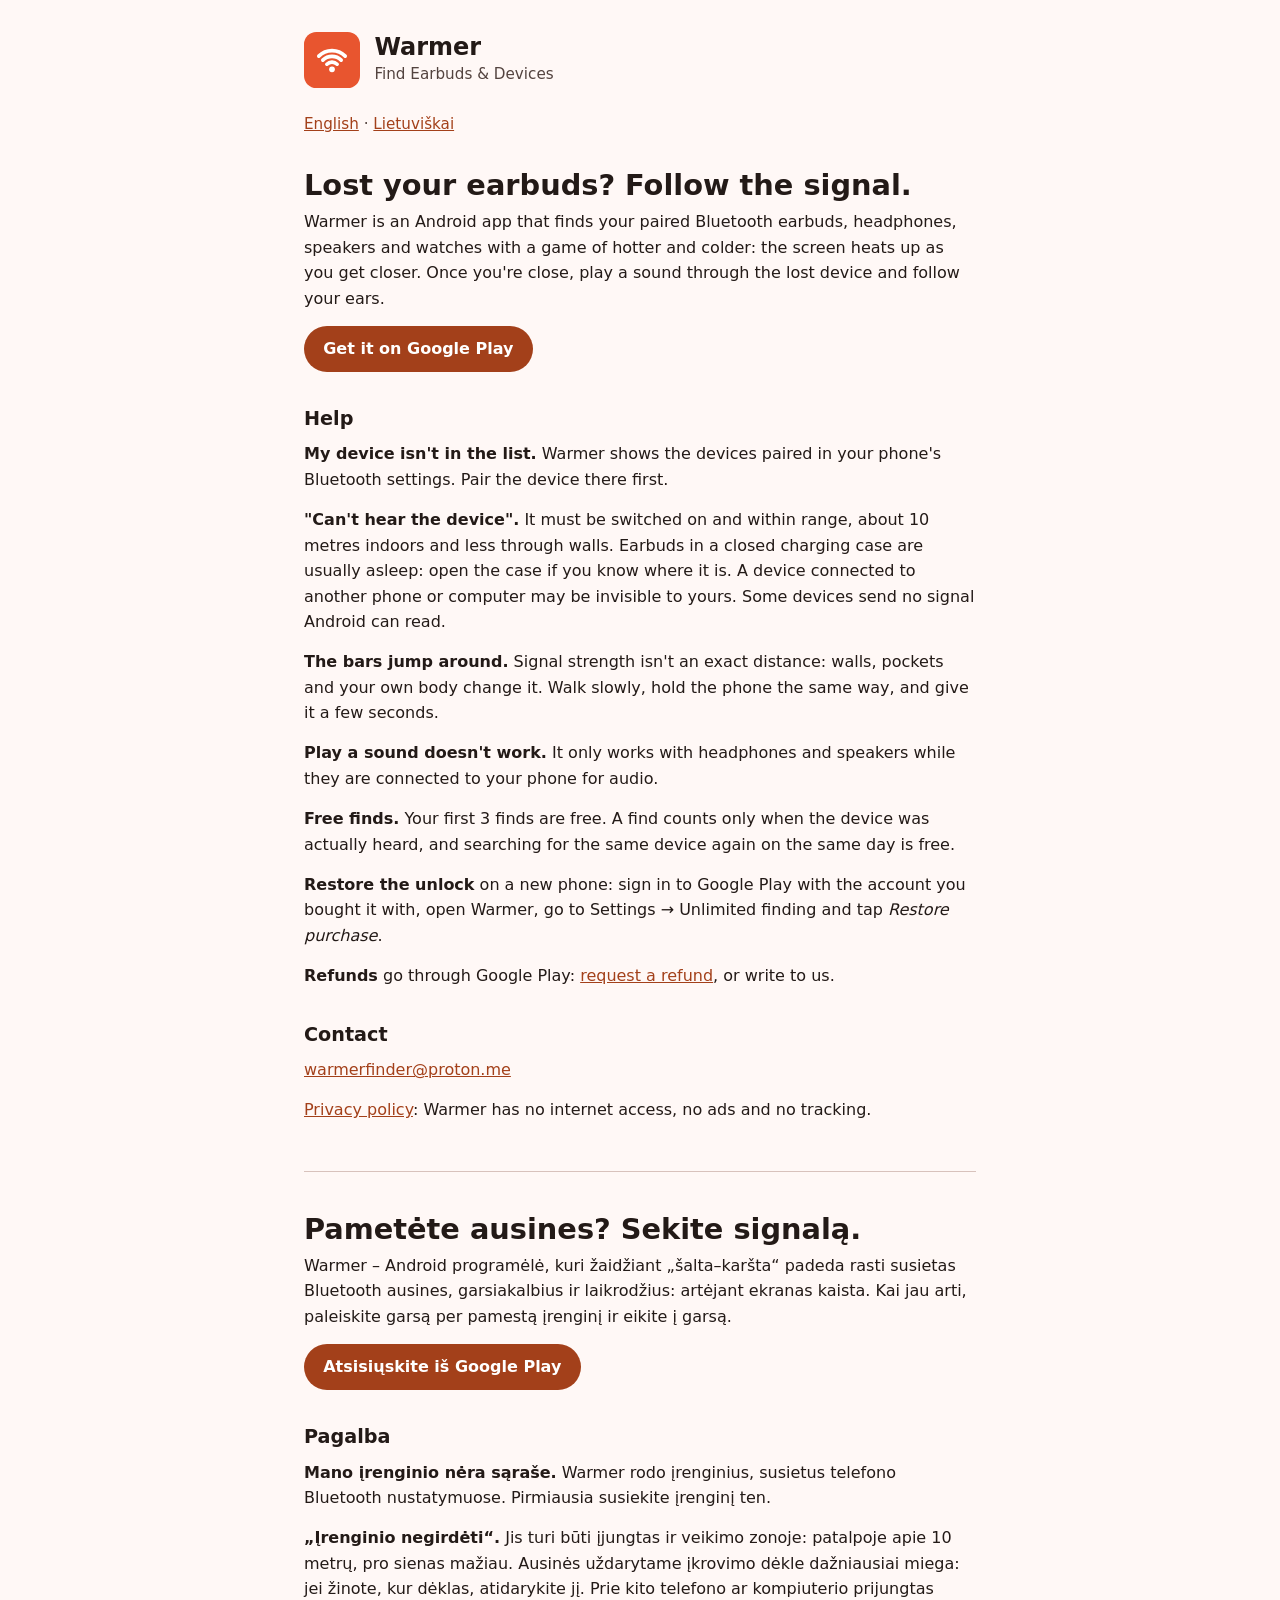
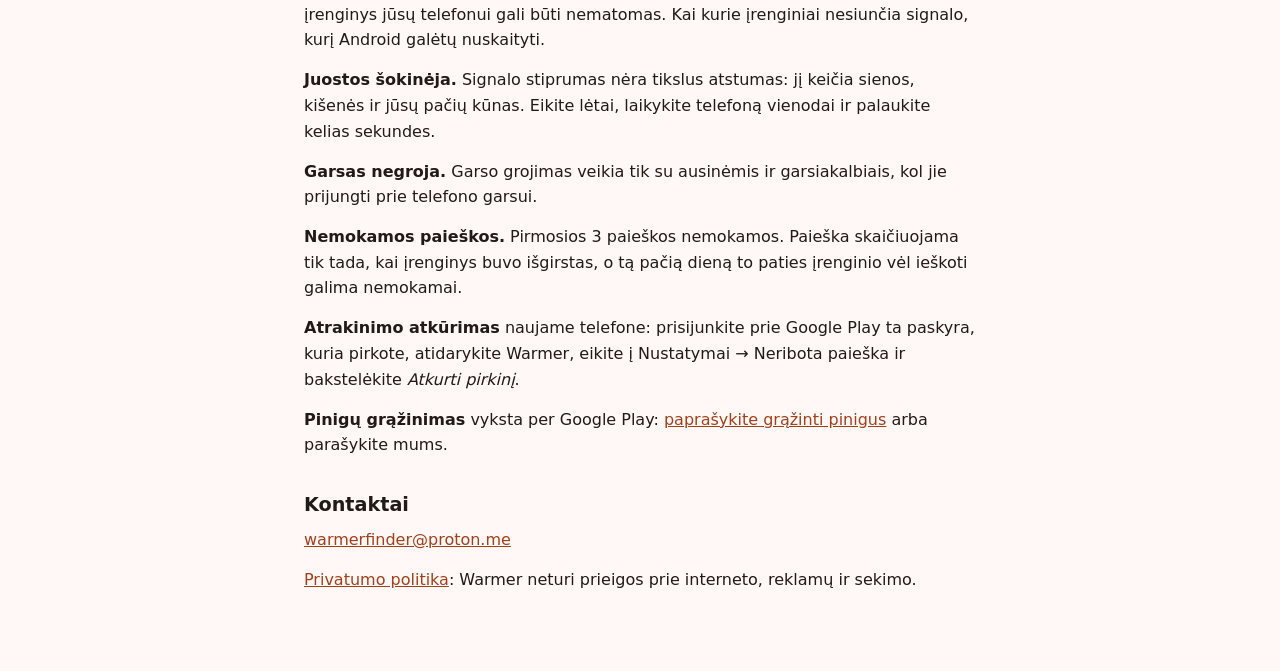
<file: index.html>
<!doctype html>
<html lang="en">
<head>
<meta charset="utf-8">
<meta name="viewport" content="width=device-width, initial-scale=1">
<title>Warmer: Find Earbuds &amp; Devices</title>
<meta name="description" content="Warmer finds your lost Bluetooth earbuds, headphones and other paired devices with a game of hotter and colder. Help and contact.">
<link rel="stylesheet" href="style.css">
</head>
<body>
<main>

<div class="brand">
  <svg viewBox="0 0 108 108" aria-hidden="true"><rect width="108" height="108" fill="#E8552F"/><circle cx="54" cy="72" r="5.5" fill="#fff"/><g fill="none" stroke="#fff" stroke-width="7" stroke-linecap="round"><path d="M44.1,62.1A14,14 0,0 1,63.9 62.1"/><path d="M36.3,54.3A25,25 0,0 1,71.7 54.3"/><path d="M28.5,46.5A36,36 0,0 1,79.5 46.5"/></g></svg>
  <div><div class="name">Warmer</div><div class="tag">Find Earbuds &amp; Devices</div></div>
</div>

<p class="langs"><a href="#en" hreflang="en">English</a> · <a href="#lt" hreflang="lt">Lietuviškai</a></p>

<section id="en" lang="en">
<h1>Lost your earbuds? Follow the signal.</h1>
<p>Warmer is an Android app that finds your paired Bluetooth earbuds, headphones, speakers and watches with a game of hotter and colder: the screen heats up as you get closer. Once you're close, play a sound through the lost device and follow your ears.</p>
<p><a class="button" href="https://play.google.com/store/apps/details?id=com.warmerapp.finder">Get it on Google Play</a></p>

<h2>Help</h2>
<p><strong>My device isn't in the list.</strong> Warmer shows the devices paired in your phone's Bluetooth settings. Pair the device there first.</p>
<p><strong>"Can't hear the device".</strong> It must be switched on and within range, about 10 metres indoors and less through walls. Earbuds in a closed charging case are usually asleep: open the case if you know where it is. A device connected to another phone or computer may be invisible to yours. Some devices send no signal Android can read.</p>
<p><strong>The bars jump around.</strong> Signal strength isn't an exact distance: walls, pockets and your own body change it. Walk slowly, hold the phone the same way, and give it a few seconds.</p>
<p><strong>Play a sound doesn't work.</strong> It only works with headphones and speakers while they are connected to your phone for audio.</p>
<p><strong>Free finds.</strong> Your first 3 finds are free. A find counts only when the device was actually heard, and searching for the same device again on the same day is free.</p>
<p><strong>Restore the unlock</strong> on a new phone: sign in to Google Play with the account you bought it with, open Warmer, go to Settings → Unlimited finding and tap <em>Restore purchase</em>.</p>
<p><strong>Refunds</strong> go through Google Play: <a href="https://support.google.com/googleplay/answer/2479637">request a refund</a>, or write to us.</p>

<h2>Contact</h2>
<p><a href="mailto:warmerfinder@proton.me">warmerfinder@proton.me</a></p>
<p><a href="privacy.html">Privacy policy</a>: Warmer has no internet access, no ads and no tracking.</p>
</section>

<section id="lt" lang="lt">
<h1>Pametėte ausines? Sekite signalą.</h1>
<p>Warmer – Android programėlė, kuri žaidžiant „šalta–karšta“ padeda rasti susietas Bluetooth ausines, garsiakalbius ir laikrodžius: artėjant ekranas kaista. Kai jau arti, paleiskite garsą per pamestą įrenginį ir eikite į garsą.</p>
<p><a class="button" href="https://play.google.com/store/apps/details?id=com.warmerapp.finder&amp;hl=lt">Atsisiųskite iš Google Play</a></p>

<h2>Pagalba</h2>
<p><strong>Mano įrenginio nėra sąraše.</strong> Warmer rodo įrenginius, susietus telefono Bluetooth nustatymuose. Pirmiausia susiekite įrenginį ten.</p>
<p><strong>„Įrenginio negirdėti“.</strong> Jis turi būti įjungtas ir veikimo zonoje: patalpoje apie 10 metrų, pro sienas mažiau. Ausinės uždarytame įkrovimo dėkle dažniausiai miega: jei žinote, kur dėklas, atidarykite jį. Prie kito telefono ar kompiuterio prijungtas įrenginys jūsų telefonui gali būti nematomas. Kai kurie įrenginiai nesiunčia signalo, kurį Android galėtų nuskaityti.</p>
<p><strong>Juostos šokinėja.</strong> Signalo stiprumas nėra tikslus atstumas: jį keičia sienos, kišenės ir jūsų pačių kūnas. Eikite lėtai, laikykite telefoną vienodai ir palaukite kelias sekundes.</p>
<p><strong>Garsas negroja.</strong> Garso grojimas veikia tik su ausinėmis ir garsiakalbiais, kol jie prijungti prie telefono garsui.</p>
<p><strong>Nemokamos paieškos.</strong> Pirmosios 3 paieškos nemokamos. Paieška skaičiuojama tik tada, kai įrenginys buvo išgirstas, o tą pačią dieną to paties įrenginio vėl ieškoti galima nemokamai.</p>
<p><strong>Atrakinimo atkūrimas</strong> naujame telefone: prisijunkite prie Google Play ta paskyra, kuria pirkote, atidarykite Warmer, eikite į Nustatymai → Neribota paieška ir bakstelėkite <em>Atkurti pirkinį</em>.</p>
<p><strong>Pinigų grąžinimas</strong> vyksta per Google Play: <a href="https://support.google.com/googleplay/answer/2479637?hl=lt">paprašykite grąžinti pinigus</a> arba parašykite mums.</p>

<h2>Kontaktai</h2>
<p><a href="mailto:warmerfinder@proton.me">warmerfinder@proton.me</a></p>
<p><a href="privacy.html#lt">Privatumo politika</a>: Warmer neturi prieigos prie interneto, reklamų ir sekimo.</p>
</section>

</main>
</body>
</html>
</file>
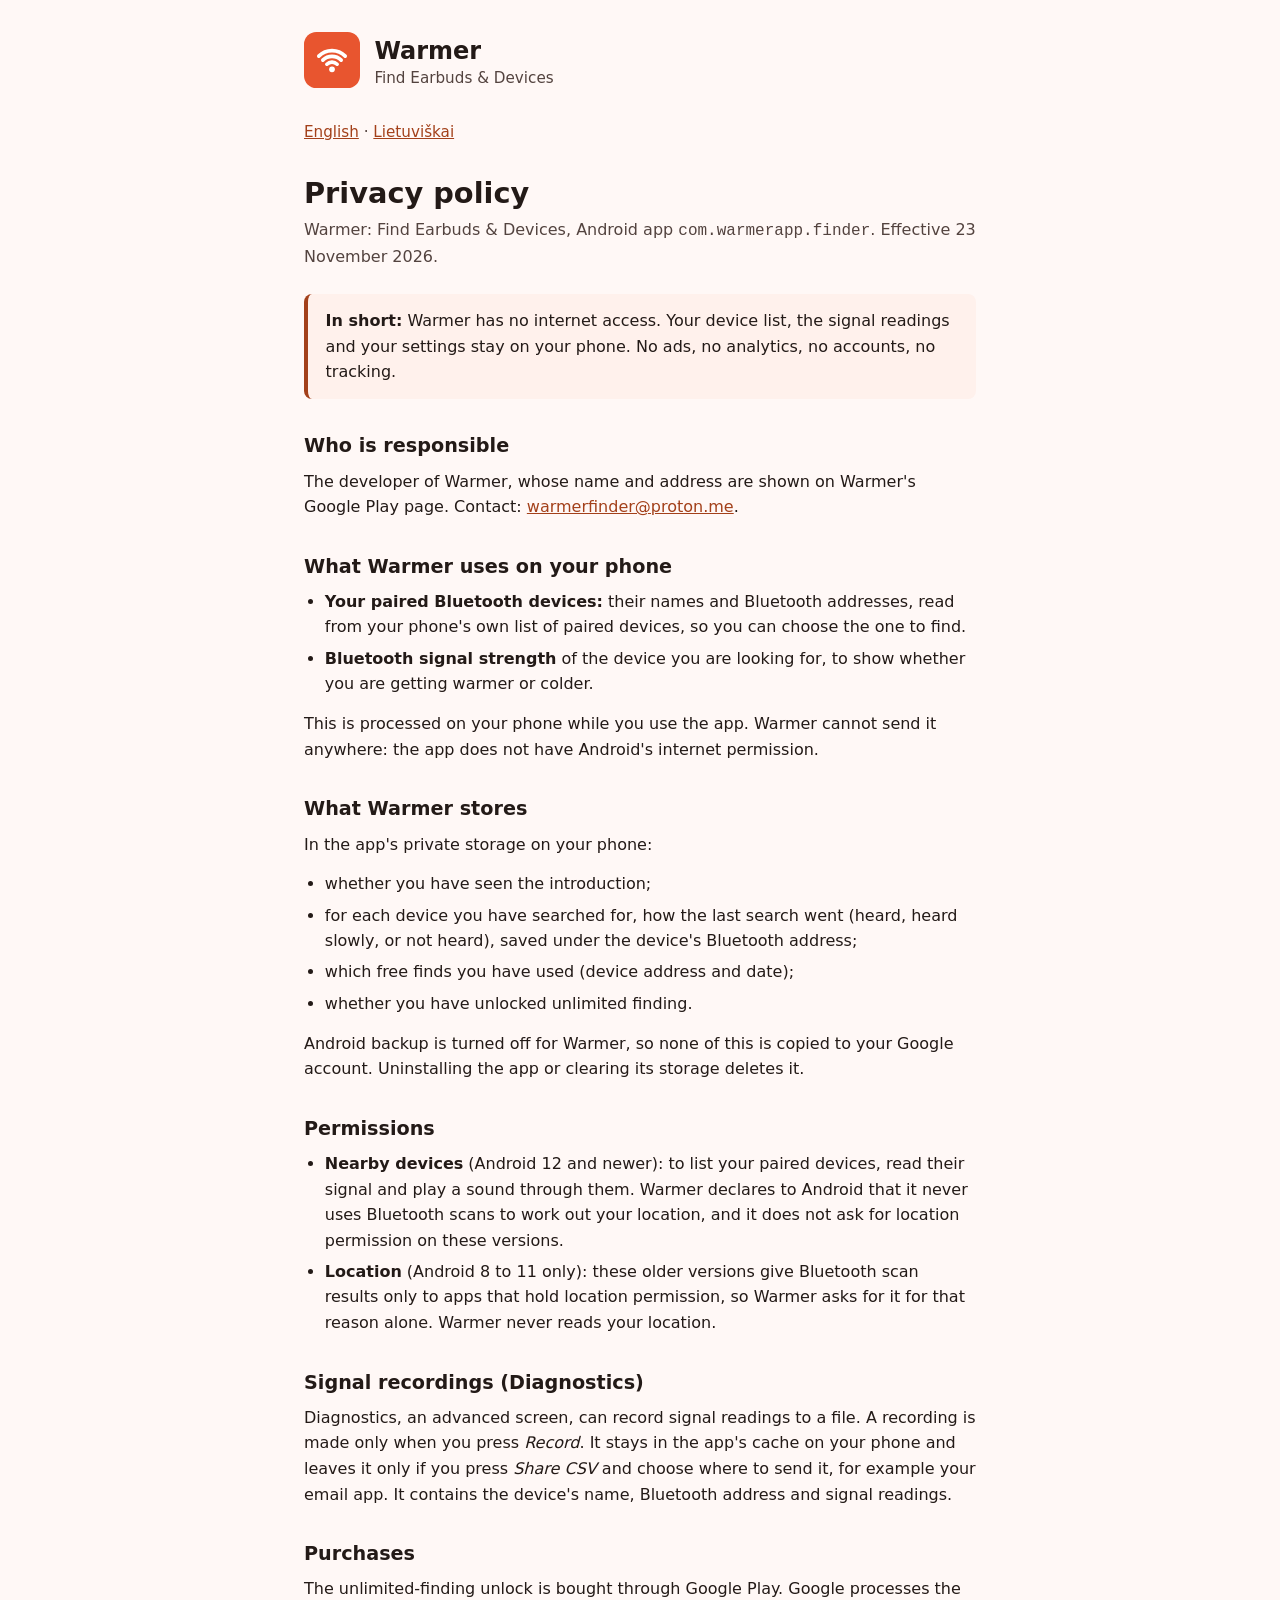
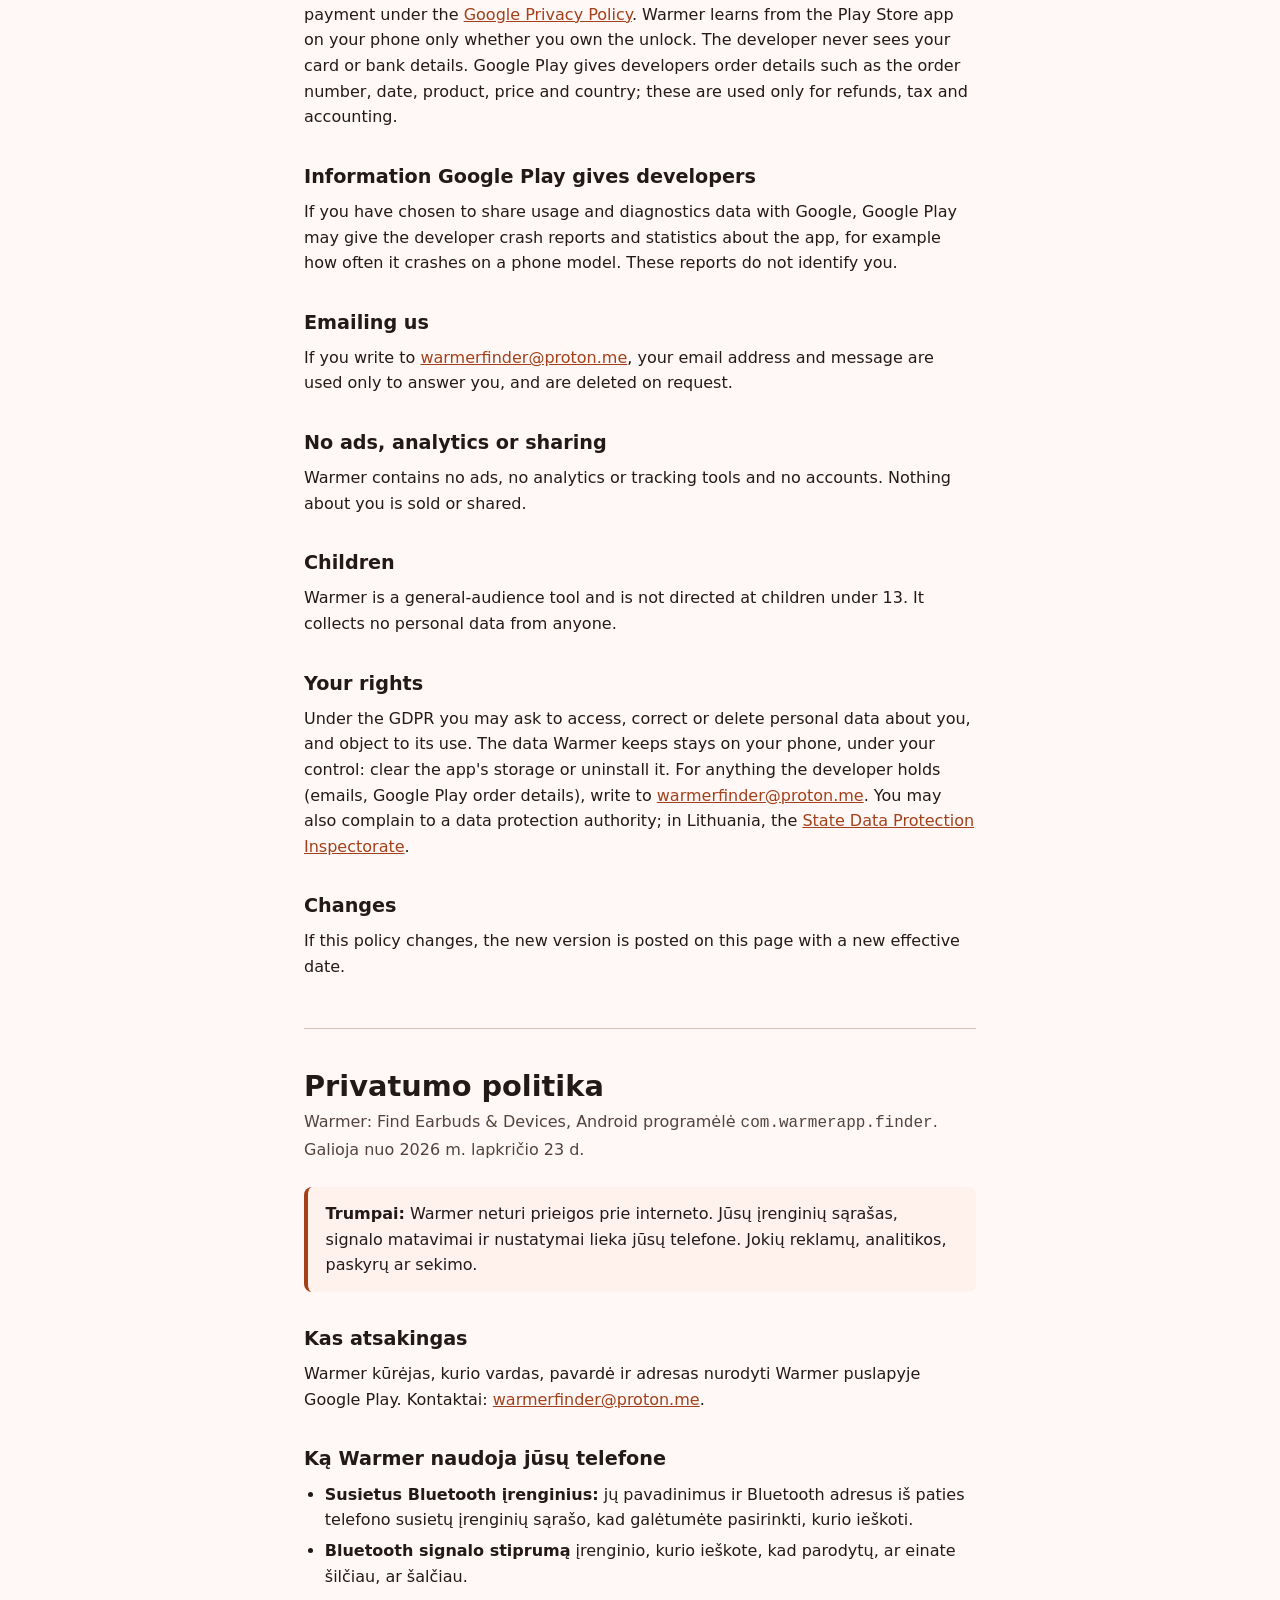
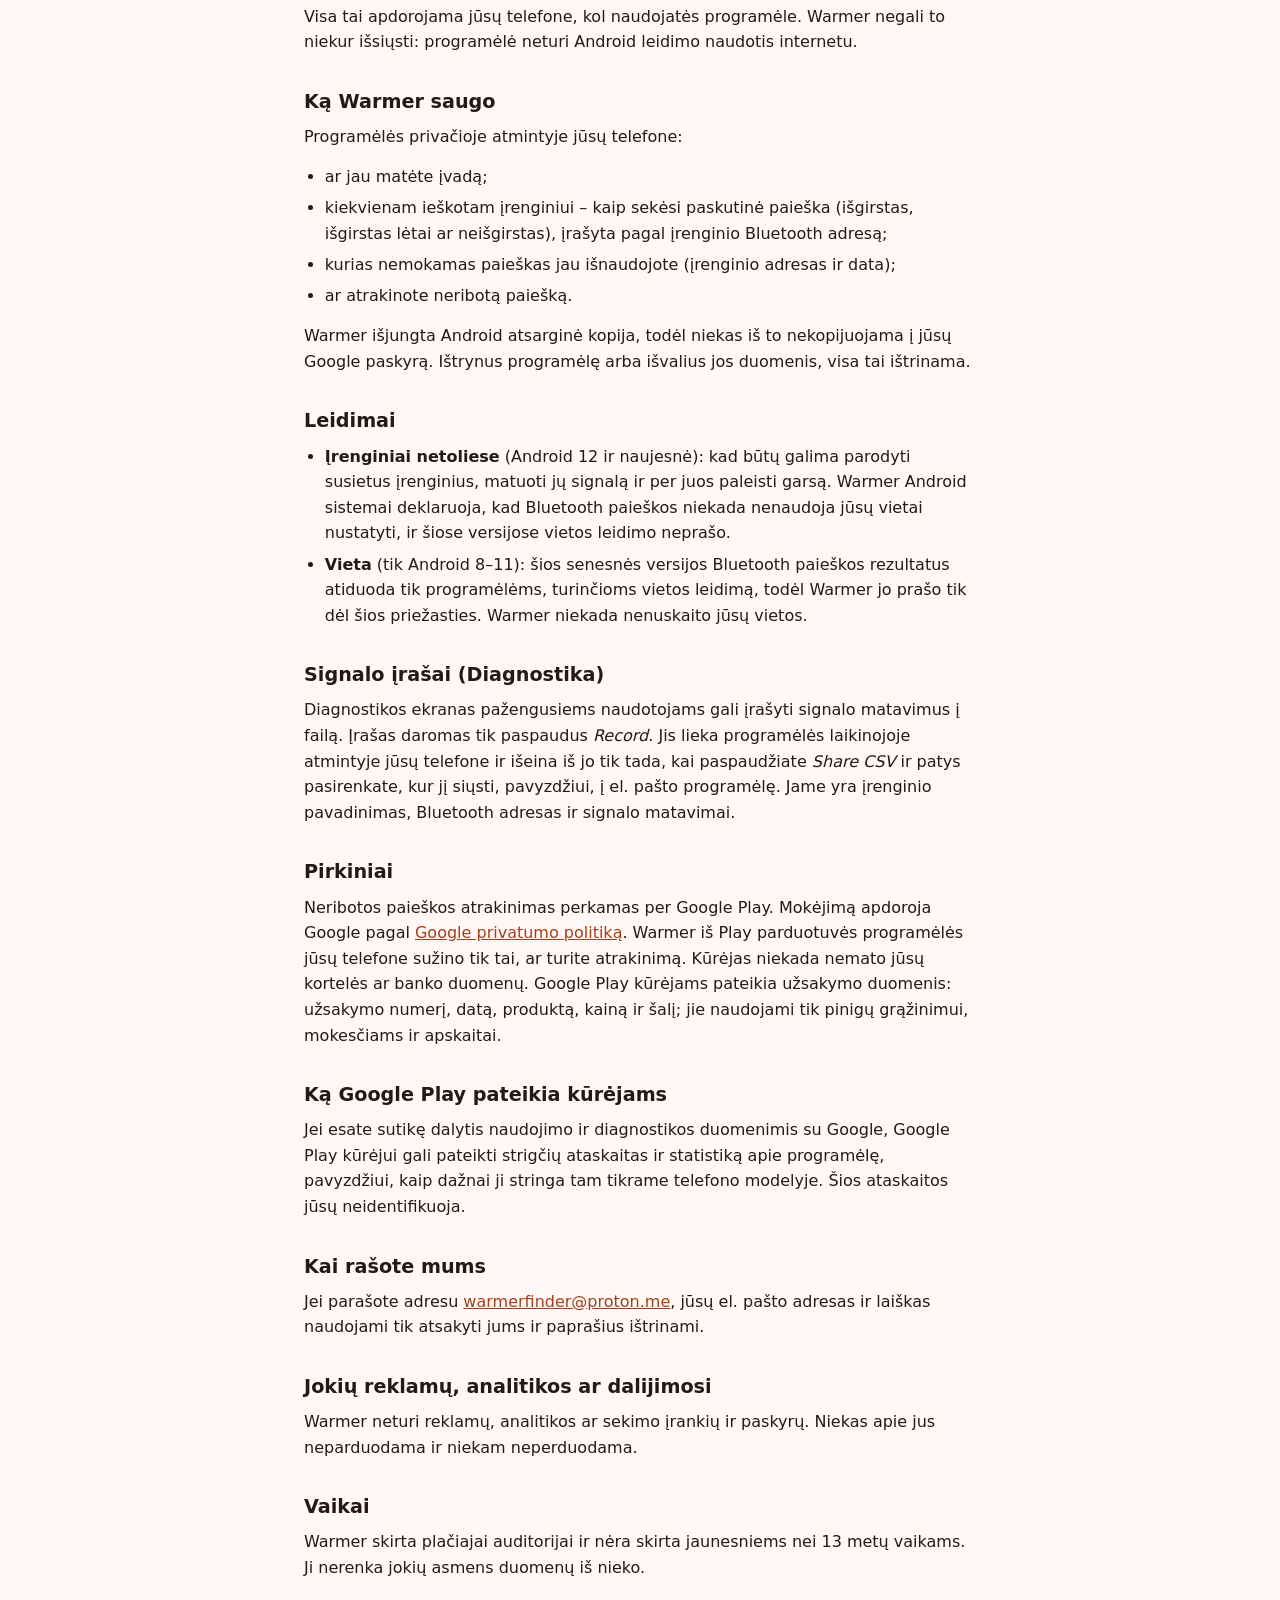
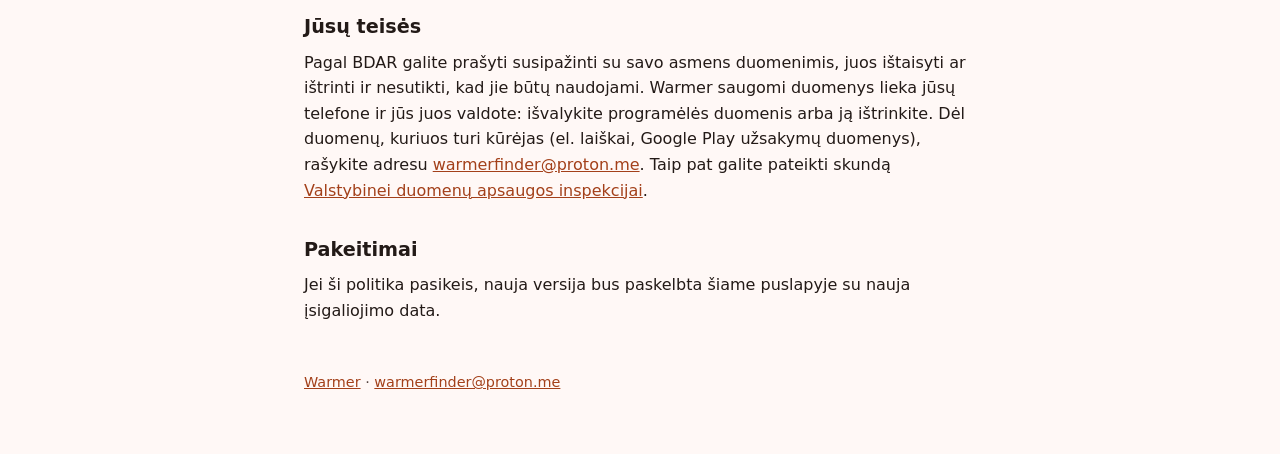
<file: privacy.html>
<!doctype html>
<html lang="en">
<head>
<meta charset="utf-8">
<meta name="viewport" content="width=device-width, initial-scale=1">
<title>Warmer: Privacy policy</title>
<meta name="description" content="Privacy policy of Warmer, the Android app that finds your lost Bluetooth earbuds and devices. No internet access, no ads, no tracking.">
<link rel="stylesheet" href="style.css">
</head>
<body>
<main>

<div class="brand">
  <a href="./"><svg viewBox="0 0 108 108" aria-hidden="true"><rect width="108" height="108" fill="#E8552F"/><circle cx="54" cy="72" r="5.5" fill="#fff"/><g fill="none" stroke="#fff" stroke-width="7" stroke-linecap="round"><path d="M44.1,62.1A14,14 0,0 1,63.9 62.1"/><path d="M36.3,54.3A25,25 0,0 1,71.7 54.3"/><path d="M28.5,46.5A36,36 0,0 1,79.5 46.5"/></g></svg></a>
  <div><div class="name"><a href="./">Warmer</a></div><div class="tag">Find Earbuds &amp; Devices</div></div>
</div>

<p class="langs"><a href="#en" hreflang="en">English</a> · <a href="#lt" hreflang="lt">Lietuviškai</a></p>

<section id="en" lang="en">
<h1>Privacy policy</h1>
<p class="meta">Warmer: Find Earbuds &amp; Devices, Android app <code>com.warmerapp.finder</code>. Effective 23 November 2026.</p>

<div class="summary">
<p><strong>In short:</strong> Warmer has no internet access. Your device list, the signal readings and your settings stay on your phone. No ads, no analytics, no accounts, no tracking.</p>
</div>

<h2>Who is responsible</h2>
<p>The developer of Warmer, whose name and address are shown on Warmer's Google Play page. Contact: <a href="mailto:warmerfinder@proton.me">warmerfinder@proton.me</a>.</p>

<h2>What Warmer uses on your phone</h2>
<ul>
<li><strong>Your paired Bluetooth devices:</strong> their names and Bluetooth addresses, read from your phone's own list of paired devices, so you can choose the one to find.</li>
<li><strong>Bluetooth signal strength</strong> of the device you are looking for, to show whether you are getting warmer or colder.</li>
</ul>
<p>This is processed on your phone while you use the app. Warmer cannot send it anywhere: the app does not have Android's internet permission.</p>

<h2>What Warmer stores</h2>
<p>In the app's private storage on your phone:</p>
<ul>
<li>whether you have seen the introduction;</li>
<li>for each device you have searched for, how the last search went (heard, heard slowly, or not heard), saved under the device's Bluetooth address;</li>
<li>which free finds you have used (device address and date);</li>
<li>whether you have unlocked unlimited finding.</li>
</ul>
<p>Android backup is turned off for Warmer, so none of this is copied to your Google account. Uninstalling the app or clearing its storage deletes it.</p>

<h2>Permissions</h2>
<ul>
<li><strong>Nearby devices</strong> (Android 12 and newer): to list your paired devices, read their signal and play a sound through them. Warmer declares to Android that it never uses Bluetooth scans to work out your location, and it does not ask for location permission on these versions.</li>
<li><strong>Location</strong> (Android 8 to 11 only): these older versions give Bluetooth scan results only to apps that hold location permission, so Warmer asks for it for that reason alone. Warmer never reads your location.</li>
</ul>

<h2>Signal recordings (Diagnostics)</h2>
<p>Diagnostics, an advanced screen, can record signal readings to a file. A recording is made only when you press <em>Record</em>. It stays in the app's cache on your phone and leaves it only if you press <em>Share CSV</em> and choose where to send it, for example your email app. It contains the device's name, Bluetooth address and signal readings.</p>

<h2>Purchases</h2>
<p>The unlimited-finding unlock is bought through Google Play. Google processes the payment under the <a href="https://policies.google.com/privacy">Google Privacy Policy</a>. Warmer learns from the Play Store app on your phone only whether you own the unlock. The developer never sees your card or bank details. Google Play gives developers order details such as the order number, date, product, price and country; these are used only for refunds, tax and accounting.</p>

<h2>Information Google Play gives developers</h2>
<p>If you have chosen to share usage and diagnostics data with Google, Google Play may give the developer crash reports and statistics about the app, for example how often it crashes on a phone model. These reports do not identify you.</p>

<h2>Emailing us</h2>
<p>If you write to <a href="mailto:warmerfinder@proton.me">warmerfinder@proton.me</a>, your email address and message are used only to answer you, and are deleted on request.</p>

<h2>No ads, analytics or sharing</h2>
<p>Warmer contains no ads, no analytics or tracking tools and no accounts. Nothing about you is sold or shared.</p>

<h2>Children</h2>
<p>Warmer is a general-audience tool and is not directed at children under 13. It collects no personal data from anyone.</p>

<h2>Your rights</h2>
<p>Under the GDPR you may ask to access, correct or delete personal data about you, and object to its use. The data Warmer keeps stays on your phone, under your control: clear the app's storage or uninstall it. For anything the developer holds (emails, Google Play order details), write to <a href="mailto:warmerfinder@proton.me">warmerfinder@proton.me</a>. You may also complain to a data protection authority; in Lithuania, the <a href="https://vdai.lrv.lt/">State Data Protection Inspectorate</a>.</p>

<h2>Changes</h2>
<p>If this policy changes, the new version is posted on this page with a new effective date.</p>
</section>

<section id="lt" lang="lt">
<h1>Privatumo politika</h1>
<p class="meta">Warmer: Find Earbuds &amp; Devices, Android programėlė <code>com.warmerapp.finder</code>. Galioja nuo 2026 m. lapkričio 23 d.</p>

<div class="summary">
<p><strong>Trumpai:</strong> Warmer neturi prieigos prie interneto. Jūsų įrenginių sąrašas, signalo matavimai ir nustatymai lieka jūsų telefone. Jokių reklamų, analitikos, paskyrų ar sekimo.</p>
</div>

<h2>Kas atsakingas</h2>
<p>Warmer kūrėjas, kurio vardas, pavardė ir adresas nurodyti Warmer puslapyje Google Play. Kontaktai: <a href="mailto:warmerfinder@proton.me">warmerfinder@proton.me</a>.</p>

<h2>Ką Warmer naudoja jūsų telefone</h2>
<ul>
<li><strong>Susietus Bluetooth įrenginius:</strong> jų pavadinimus ir Bluetooth adresus iš paties telefono susietų įrenginių sąrašo, kad galėtumėte pasirinkti, kurio ieškoti.</li>
<li><strong>Bluetooth signalo stiprumą</strong> įrenginio, kurio ieškote, kad parodytų, ar einate šilčiau, ar šalčiau.</li>
</ul>
<p>Visa tai apdorojama jūsų telefone, kol naudojatės programėle. Warmer negali to niekur išsiųsti: programėlė neturi Android leidimo naudotis internetu.</p>

<h2>Ką Warmer saugo</h2>
<p>Programėlės privačioje atmintyje jūsų telefone:</p>
<ul>
<li>ar jau matėte įvadą;</li>
<li>kiekvienam ieškotam įrenginiui – kaip sekėsi paskutinė paieška (išgirstas, išgirstas lėtai ar neišgirstas), įrašyta pagal įrenginio Bluetooth adresą;</li>
<li>kurias nemokamas paieškas jau išnaudojote (įrenginio adresas ir data);</li>
<li>ar atrakinote neribotą paiešką.</li>
</ul>
<p>Warmer išjungta Android atsarginė kopija, todėl niekas iš to nekopijuojama į jūsų Google paskyrą. Ištrynus programėlę arba išvalius jos duomenis, visa tai ištrinama.</p>

<h2>Leidimai</h2>
<ul>
<li><strong>Įrenginiai netoliese</strong> (Android 12 ir naujesnė): kad būtų galima parodyti susietus įrenginius, matuoti jų signalą ir per juos paleisti garsą. Warmer Android sistemai deklaruoja, kad Bluetooth paieškos niekada nenaudoja jūsų vietai nustatyti, ir šiose versijose vietos leidimo neprašo.</li>
<li><strong>Vieta</strong> (tik Android 8–11): šios senesnės versijos Bluetooth paieškos rezultatus atiduoda tik programėlėms, turinčioms vietos leidimą, todėl Warmer jo prašo tik dėl šios priežasties. Warmer niekada nenuskaito jūsų vietos.</li>
</ul>

<h2>Signalo įrašai (Diagnostika)</h2>
<p>Diagnostikos ekranas pažengusiems naudotojams gali įrašyti signalo matavimus į failą. Įrašas daromas tik paspaudus <em>Record</em>. Jis lieka programėlės laikinojoje atmintyje jūsų telefone ir išeina iš jo tik tada, kai paspaudžiate <em>Share CSV</em> ir patys pasirenkate, kur jį siųsti, pavyzdžiui, į el. pašto programėlę. Jame yra įrenginio pavadinimas, Bluetooth adresas ir signalo matavimai.</p>

<h2>Pirkiniai</h2>
<p>Neribotos paieškos atrakinimas perkamas per Google Play. Mokėjimą apdoroja Google pagal <a href="https://policies.google.com/privacy?hl=lt">Google privatumo politiką</a>. Warmer iš Play parduotuvės programėlės jūsų telefone sužino tik tai, ar turite atrakinimą. Kūrėjas niekada nemato jūsų kortelės ar banko duomenų. Google Play kūrėjams pateikia užsakymo duomenis: užsakymo numerį, datą, produktą, kainą ir šalį; jie naudojami tik pinigų grąžinimui, mokesčiams ir apskaitai.</p>

<h2>Ką Google Play pateikia kūrėjams</h2>
<p>Jei esate sutikę dalytis naudojimo ir diagnostikos duomenimis su Google, Google Play kūrėjui gali pateikti strigčių ataskaitas ir statistiką apie programėlę, pavyzdžiui, kaip dažnai ji stringa tam tikrame telefono modelyje. Šios ataskaitos jūsų neidentifikuoja.</p>

<h2>Kai rašote mums</h2>
<p>Jei parašote adresu <a href="mailto:warmerfinder@proton.me">warmerfinder@proton.me</a>, jūsų el. pašto adresas ir laiškas naudojami tik atsakyti jums ir paprašius ištrinami.</p>

<h2>Jokių reklamų, analitikos ar dalijimosi</h2>
<p>Warmer neturi reklamų, analitikos ar sekimo įrankių ir paskyrų. Niekas apie jus neparduodama ir niekam neperduodama.</p>

<h2>Vaikai</h2>
<p>Warmer skirta plačiajai auditorijai ir nėra skirta jaunesniems nei 13 metų vaikams. Ji nerenka jokių asmens duomenų iš nieko.</p>

<h2>Jūsų teisės</h2>
<p>Pagal BDAR galite prašyti susipažinti su savo asmens duomenimis, juos ištaisyti ar ištrinti ir nesutikti, kad jie būtų naudojami. Warmer saugomi duomenys lieka jūsų telefone ir jūs juos valdote: išvalykite programėlės duomenis arba ją ištrinkite. Dėl duomenų, kuriuos turi kūrėjas (el. laiškai, Google Play užsakymų duomenys), rašykite adresu <a href="mailto:warmerfinder@proton.me">warmerfinder@proton.me</a>. Taip pat galite pateikti skundą <a href="https://vdai.lrv.lt/">Valstybinei duomenų apsaugos inspekcijai</a>.</p>

<h2>Pakeitimai</h2>
<p>Jei ši politika pasikeis, nauja versija bus paskelbta šiame puslapyje su nauja įsigaliojimo data.</p>
</section>

<footer><a href="./">Warmer</a> · <a href="mailto:warmerfinder@proton.me">warmerfinder@proton.me</a></footer>
</main>
</body>
</html>
</file>
<file: style.css>
/* Warmer pages: the app's warm palette, light and dark. */
:root {
  --bg: #FFF8F6;
  --surface: #FFF1EC;
  --text: #231A17;
  --muted: #53433F;
  --accent: #A3401A;
  --line: #D8C2BC;
  color-scheme: light;
}
@media (prefers-color-scheme: dark) {
  :root {
    --bg: #1A110F;
    --surface: #271E1B;
    --text: #F1DFD9;
    --muted: #D8C2BC;
    --accent: #FFB59D;
    --line: #53433F;
    color-scheme: dark;
  }
}

* { box-sizing: border-box; }
html { -webkit-text-size-adjust: 100%; }
body {
  margin: 0;
  padding: 2rem 1rem 4rem;
  background: var(--bg);
  color: var(--text);
  font: 1rem/1.6 system-ui, -apple-system, "Segoe UI", Roboto, sans-serif;
}
main { max-width: 42rem; margin: 0 auto; }

.brand { display: flex; align-items: center; gap: .9rem; margin-bottom: 1.5rem; }
.brand svg { width: 3.5rem; height: 3.5rem; flex: none; border-radius: 22%; }
.brand a { color: inherit; text-decoration: none; }
.brand .name { font-size: 1.5rem; font-weight: 700; line-height: 1.2; }
.brand .tag { color: var(--muted); font-size: .95rem; }

.langs { font-size: .95rem; color: var(--muted); margin-bottom: 2rem; }
.langs a { color: var(--accent); }

h1 { font-size: 1.8rem; line-height: 1.25; margin: 0 0 .3rem; }
h2 { font-size: 1.2rem; margin: 2rem 0 .4rem; }
p, ul { margin: 0 0 .9rem; }
ul { padding-left: 1.3rem; }
li { margin-bottom: .35rem; }
a { color: var(--accent); }
.meta { color: var(--muted); margin-bottom: 1.5rem; }

.summary {
  background: var(--surface);
  border-left: 4px solid var(--accent);
  border-radius: .5rem;
  padding: .9rem 1.1rem;
  margin: 1.2rem 0 1.5rem;
}
.summary p:last-child { margin-bottom: 0; }

.button {
  display: inline-block;
  background: #A3401A;
  color: #FFFFFF;
  padding: .65rem 1.2rem;
  border-radius: 999px;
  text-decoration: none;
  font-weight: 600;
}

section + section { border-top: 1px solid var(--line); margin-top: 3rem; padding-top: 2.5rem; }
footer { color: var(--muted); font-size: .9rem; margin-top: 3rem; }
</file>
